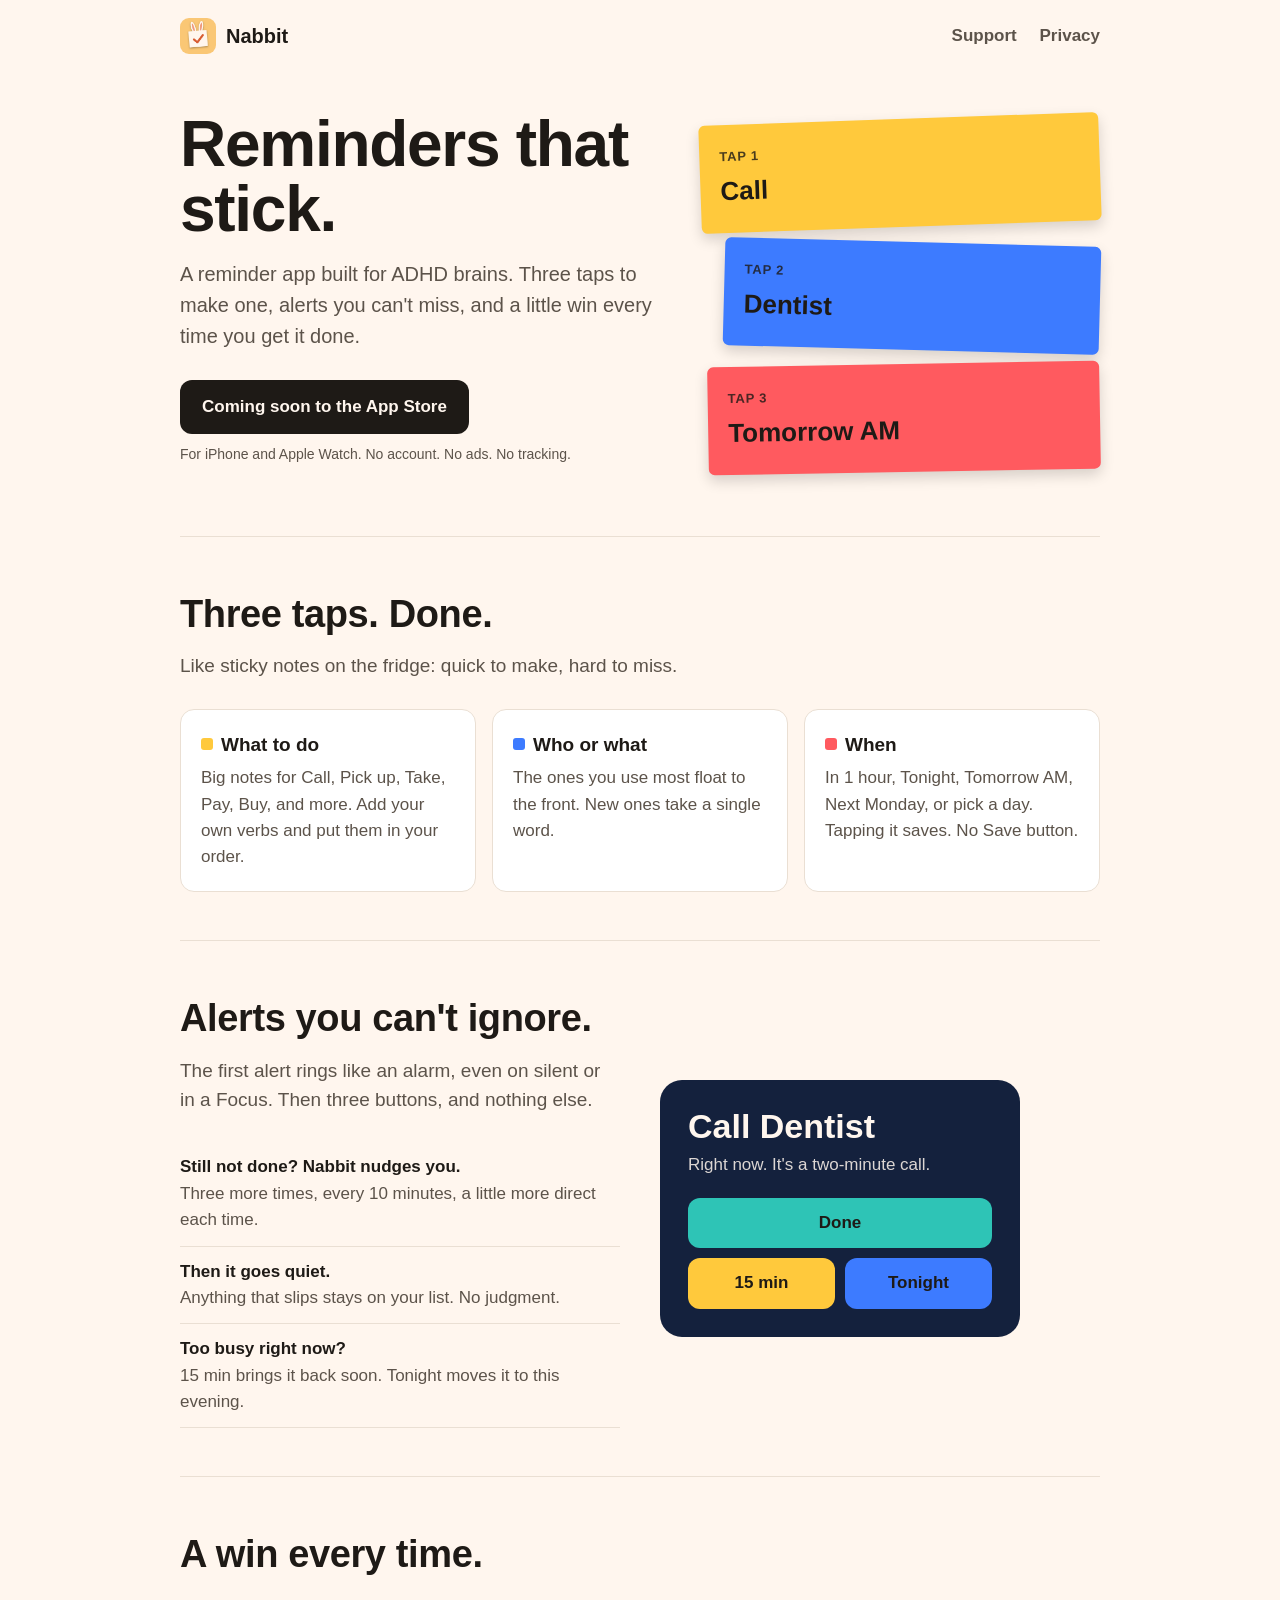
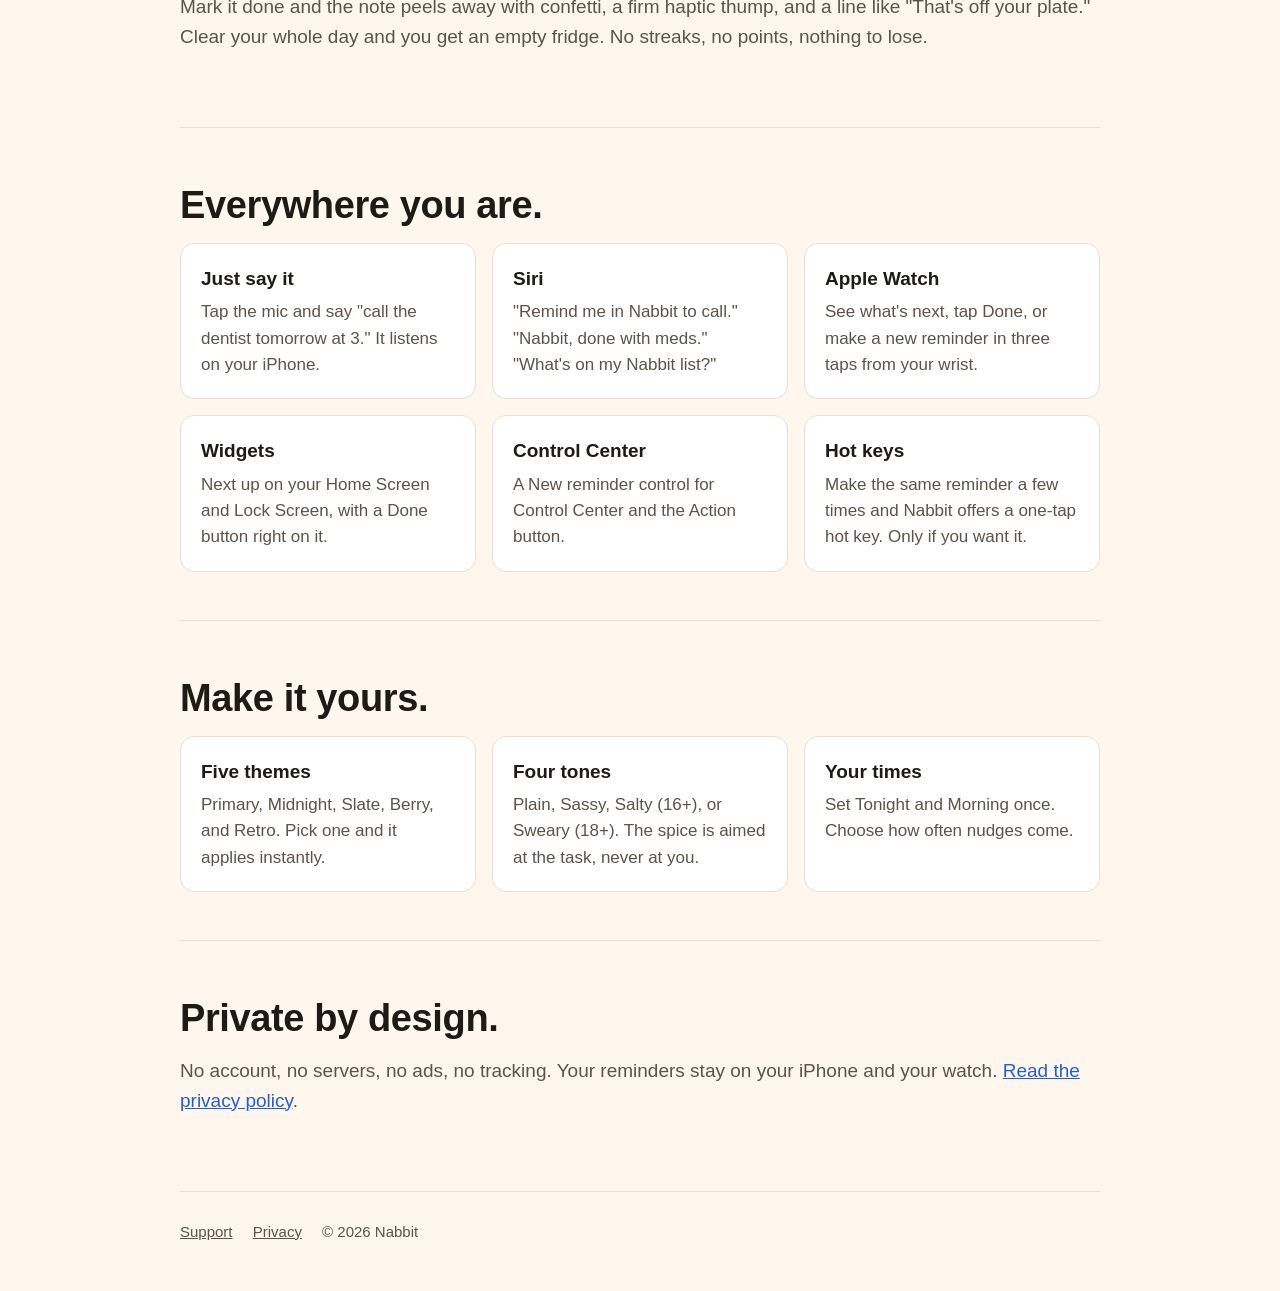
<file: docs/index.html>
<!doctype html>
<html lang="en">
<head>
  <meta charset="utf-8">
  <meta name="viewport" content="width=device-width, initial-scale=1">
  <title>Nabbit - Reminders That Stick</title>
  <meta name="description" content="Nabbit is a reminder app for ADHD brains. Three taps to make a reminder, alerts you can't miss, nudges that get more direct, and a little celebration every time you get it done.">
  <meta property="og:title" content="Nabbit - Reminders That Stick">
  <meta property="og:description" content="Three taps to remember anything. Big alerts, escalating nudges, and a win every time.">
  <meta property="og:image" content="assets/icon.png">
  <meta name="theme-color" content="#FFC93C">
  <link rel="icon" href="assets/icon.png">
  <link rel="apple-touch-icon" href="assets/apple-touch-icon.png">
  <link rel="stylesheet" href="style.css">
</head>
<body>
  <div class="wrap">
    <header class="top">
      <a class="brand" href="./"><img src="assets/icon.png" alt="">Nabbit</a>
      <nav>
        <a href="support.html">Support</a>
        <a href="privacy.html">Privacy</a>
      </nav>
    </header>

    <div class="hero">
      <div>
        <h1>Reminders that stick.</h1>
        <p class="lede">A reminder app built for ADHD brains. Three taps to make one, alerts
          you can't miss, and a little win every time you get it done.</p>
        <span class="badge">Coming soon to the App Store</span>
        <p class="small">For iPhone and Apple Watch. No account. No ads. No tracking.</p>
      </div>
      <div class="board" aria-label="The three taps: Call, Dentist, Tomorrow AM">
        <div class="note yellow"><small>Tap 1</small>Call</div>
        <div class="note blue"><small>Tap 2</small>Dentist</div>
        <div class="note coral"><small>Tap 3</small>Tomorrow AM</div>
      </div>
    </div>

    <section>
      <h2>Three taps. Done.</h2>
      <p class="sub">Like sticky notes on the fridge: quick to make, hard to miss.</p>
      <div class="grid">
        <div class="card">
          <h3><span class="dot" style="background:var(--yellow)"></span>What to do</h3>
          <p>Big notes for Call, Pick up, Take, Pay, Buy, and more. Add your own verbs and put them in your order.</p>
        </div>
        <div class="card">
          <h3><span class="dot" style="background:var(--blue)"></span>Who or what</h3>
          <p>The ones you use most float to the front. New ones take a single word.</p>
        </div>
        <div class="card">
          <h3><span class="dot" style="background:var(--coral)"></span>When</h3>
          <p>In 1 hour, Tonight, Tomorrow AM, Next Monday, or pick a day. Tapping it saves. No Save button.</p>
        </div>
      </div>
    </section>

    <section>
      <div class="split">
        <div>
          <h2>Alerts you can't ignore.</h2>
          <p class="sub">The first alert rings like an alarm, even on silent or in a Focus.
            Then three buttons, and nothing else.</p>
          <ul class="nudges">
            <li><b>Still not done? Nabbit nudges you.</b><span>Three more times, every 10 minutes, a little more direct each time.</span></li>
            <li><b>Then it goes quiet.</b><span>Anything that slips stays on your list. No judgment.</span></li>
            <li><b>Too busy right now?</b><span>15 min brings it back soon. Tonight moves it to this evening.</span></li>
          </ul>
        </div>
        <div class="alert" role="img" aria-label="A full-screen alert reading Call Dentist with Done, 15 min, and Tonight buttons">
          <p class="task">Call Dentist</p>
          <p class="line">Right now. It's a two-minute call.</p>
          <div class="buttons">
            <span style="background:var(--teal)">Done</span>
            <div class="row">
              <span style="background:var(--yellow)">15 min</span>
              <span style="background:var(--blue)">Tonight</span>
            </div>
          </div>
        </div>
      </div>
    </section>

    <section>
      <h2>A win every time.</h2>
      <p class="sub">Mark it done and the note peels away with confetti, a firm haptic thump,
        and a line like "That's off your plate." Clear your whole day and you get an empty fridge.
        No streaks, no points, nothing to lose.</p>
    </section>

    <section>
      <h2>Everywhere you are.</h2>
      <div class="grid">
        <div class="card">
          <h3>Just say it</h3>
          <p>Tap the mic and say "call the dentist tomorrow at 3." It listens on your iPhone.</p>
        </div>
        <div class="card">
          <h3>Siri</h3>
          <p>"Remind me in Nabbit to call." "Nabbit, done with meds." "What's on my Nabbit list?"</p>
        </div>
        <div class="card">
          <h3>Apple Watch</h3>
          <p>See what's next, tap Done, or make a new reminder in three taps from your wrist.</p>
        </div>
        <div class="card">
          <h3>Widgets</h3>
          <p>Next up on your Home Screen and Lock Screen, with a Done button right on it.</p>
        </div>
        <div class="card">
          <h3>Control Center</h3>
          <p>A New reminder control for Control Center and the Action button.</p>
        </div>
        <div class="card">
          <h3>Hot keys</h3>
          <p>Make the same reminder a few times and Nabbit offers a one-tap hot key. Only if you want it.</p>
        </div>
      </div>
    </section>

    <section>
      <h2>Make it yours.</h2>
      <div class="grid">
        <div class="card">
          <h3>Five themes</h3>
          <p>Primary, Midnight, Slate, Berry, and Retro. Pick one and it applies instantly.</p>
        </div>
        <div class="card">
          <h3>Four tones</h3>
          <p>Plain, Sassy, Salty (16+), or Sweary (18+). The spice is aimed at the task, never at you.</p>
        </div>
        <div class="card">
          <h3>Your times</h3>
          <p>Set Tonight and Morning once. Choose how often nudges come.</p>
        </div>
      </div>
    </section>

    <section>
      <h2>Private by design.</h2>
      <p class="sub">No account, no servers, no ads, no tracking. Your reminders stay on your
        iPhone and your watch. <a href="privacy.html">Read the privacy policy</a>.</p>
    </section>

    <footer>
      <a href="support.html">Support</a>
      <a href="privacy.html">Privacy</a>
      <span>© 2026 Nabbit</span>
    </footer>
  </div>
</body>
</html>
</file>
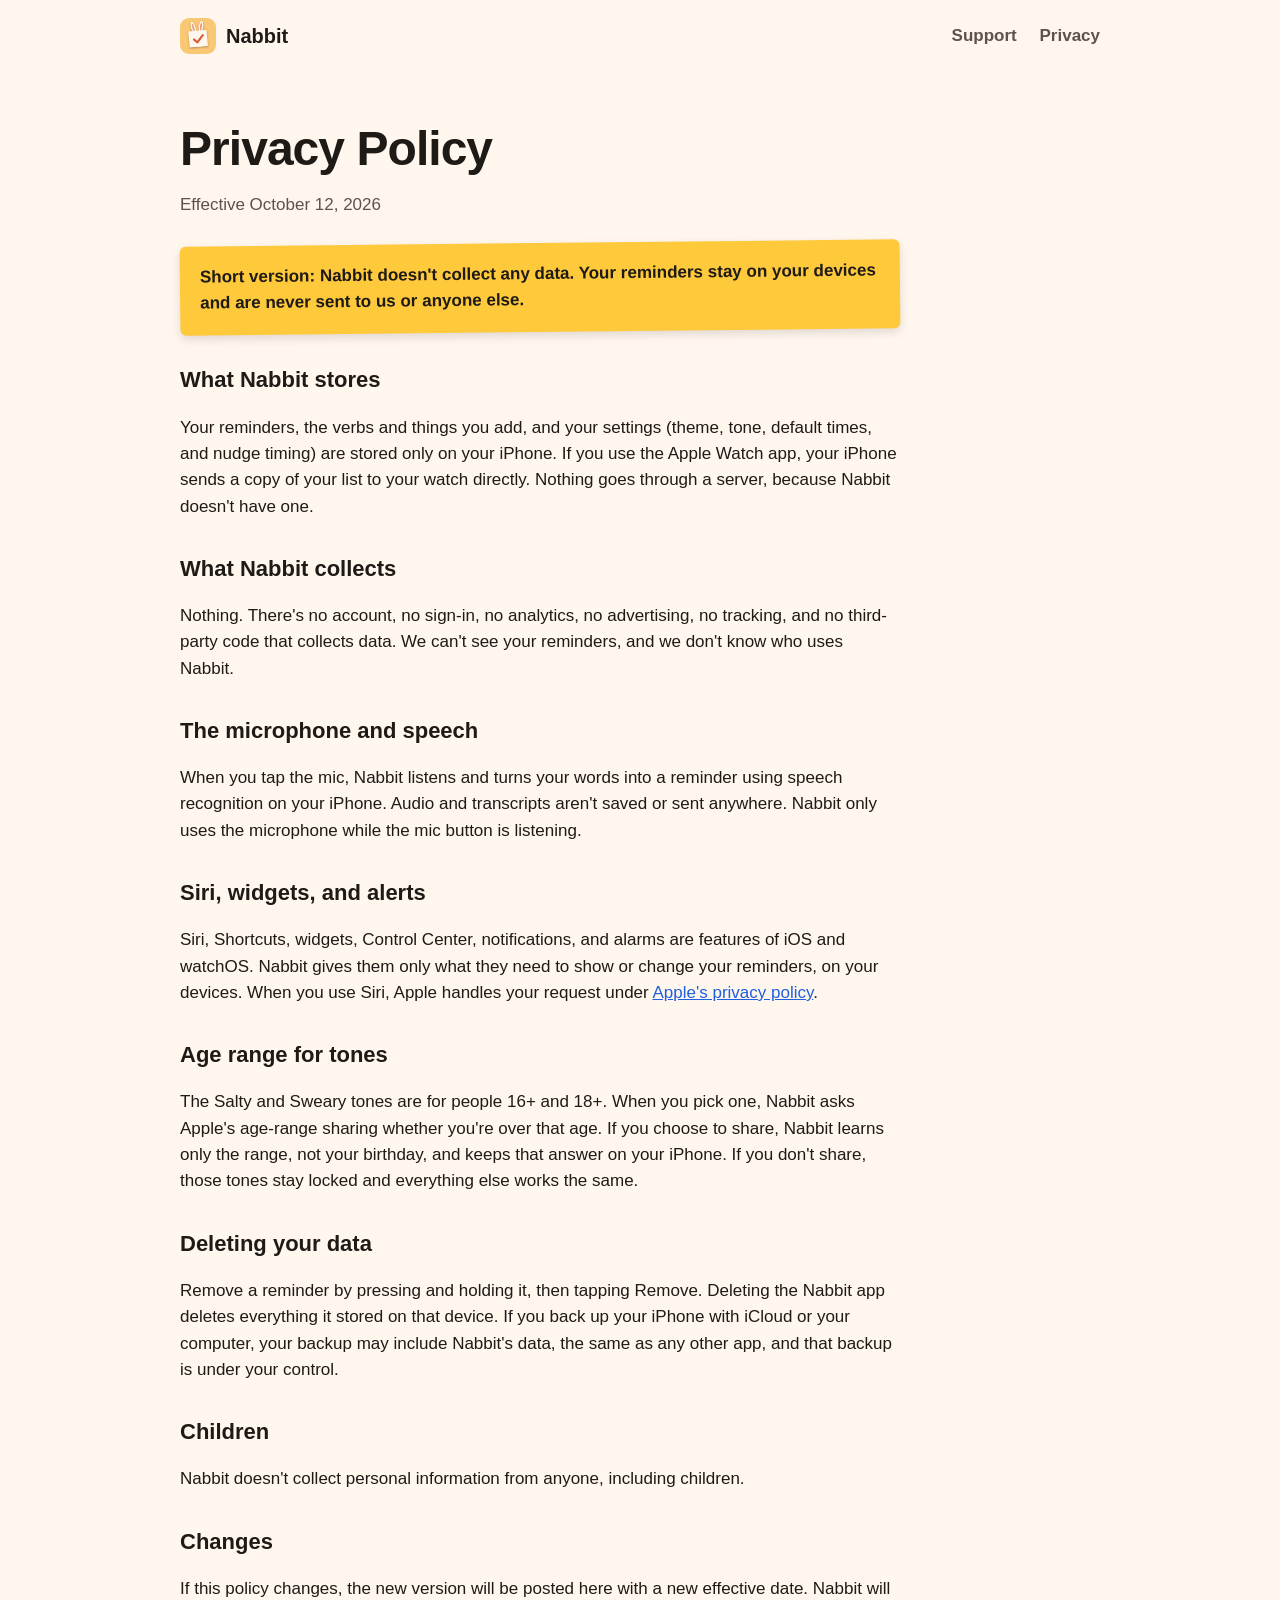
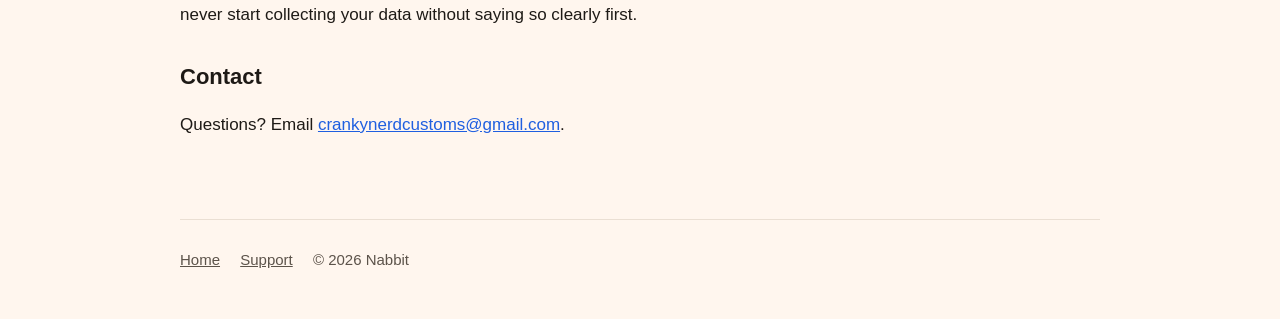
<file: docs/privacy.html>
<!doctype html>
<html lang="en">
<head>
  <meta charset="utf-8">
  <meta name="viewport" content="width=device-width, initial-scale=1">
  <title>Nabbit Privacy Policy</title>
  <meta name="description" content="Nabbit doesn't collect any data. Your reminders stay on your devices.">
  <meta name="theme-color" content="#FFC93C">
  <link rel="icon" href="assets/icon.png">
  <link rel="apple-touch-icon" href="assets/apple-touch-icon.png">
  <link rel="stylesheet" href="style.css">
</head>
<body>
  <div class="wrap">
    <header class="top">
      <a class="brand" href="./"><img src="assets/icon.png" alt="">Nabbit</a>
      <nav>
        <a href="support.html">Support</a>
        <a href="privacy.html">Privacy</a>
      </nav>
    </header>

    <main class="prose">
      <h1>Privacy Policy</h1>
      <p class="updated">Effective October 12, 2026</p>

      <p class="callout">Short version: Nabbit doesn't collect any data. Your reminders stay on
        your devices and are never sent to us or anyone else.</p>

      <h2>What Nabbit stores</h2>
      <p>Your reminders, the verbs and things you add, and your settings (theme, tone, default
        times, and nudge timing) are stored only on your iPhone. If you use the Apple Watch app,
        your iPhone sends a copy of your list to your watch directly. Nothing goes through a
        server, because Nabbit doesn't have one.</p>

      <h2>What Nabbit collects</h2>
      <p>Nothing. There's no account, no sign-in, no analytics, no advertising, no tracking, and
        no third-party code that collects data. We can't see your reminders, and we don't know who
        uses Nabbit.</p>

      <h2>The microphone and speech</h2>
      <p>When you tap the mic, Nabbit listens and turns your words into a reminder using speech
        recognition on your iPhone. Audio and transcripts aren't saved or sent anywhere. Nabbit
        only uses the microphone while the mic button is listening.</p>

      <h2>Siri, widgets, and alerts</h2>
      <p>Siri, Shortcuts, widgets, Control Center, notifications, and alarms are features of iOS
        and watchOS. Nabbit gives them only what they need to show or change your reminders, on
        your devices. When you use Siri, Apple handles your request under
        <a href="https://www.apple.com/legal/privacy/">Apple's privacy policy</a>.</p>

      <h2>Age range for tones</h2>
      <p>The Salty and Sweary tones are for people 16+ and 18+. When you pick one, Nabbit asks
        Apple's age-range sharing whether you're over that age. If you choose to share, Nabbit
        learns only the range, not your birthday, and keeps that answer on your iPhone. If you
        don't share, those tones stay locked and everything else works the same.</p>

      <h2>Deleting your data</h2>
      <p>Remove a reminder by pressing and holding it, then tapping Remove. Deleting the Nabbit
        app deletes everything it stored on that device. If you back up your iPhone with iCloud or
        your computer, your backup may include Nabbit's data, the same as any other app, and that
        backup is under your control.</p>

      <h2>Children</h2>
      <p>Nabbit doesn't collect personal information from anyone, including children.</p>

      <h2>Changes</h2>
      <p>If this policy changes, the new version will be posted here with a new effective date.
        Nabbit will never start collecting your data without saying so clearly first.</p>

      <h2>Contact</h2>
      <p>Questions? Email <a href="mailto:crankynerdcustoms@gmail.com">crankynerdcustoms@gmail.com</a>.</p>
    </main>

    <footer>
      <a href="./">Home</a>
      <a href="support.html">Support</a>
      <span>© 2026 Nabbit</span>
    </footer>
  </div>
</body>
</html>
</file>
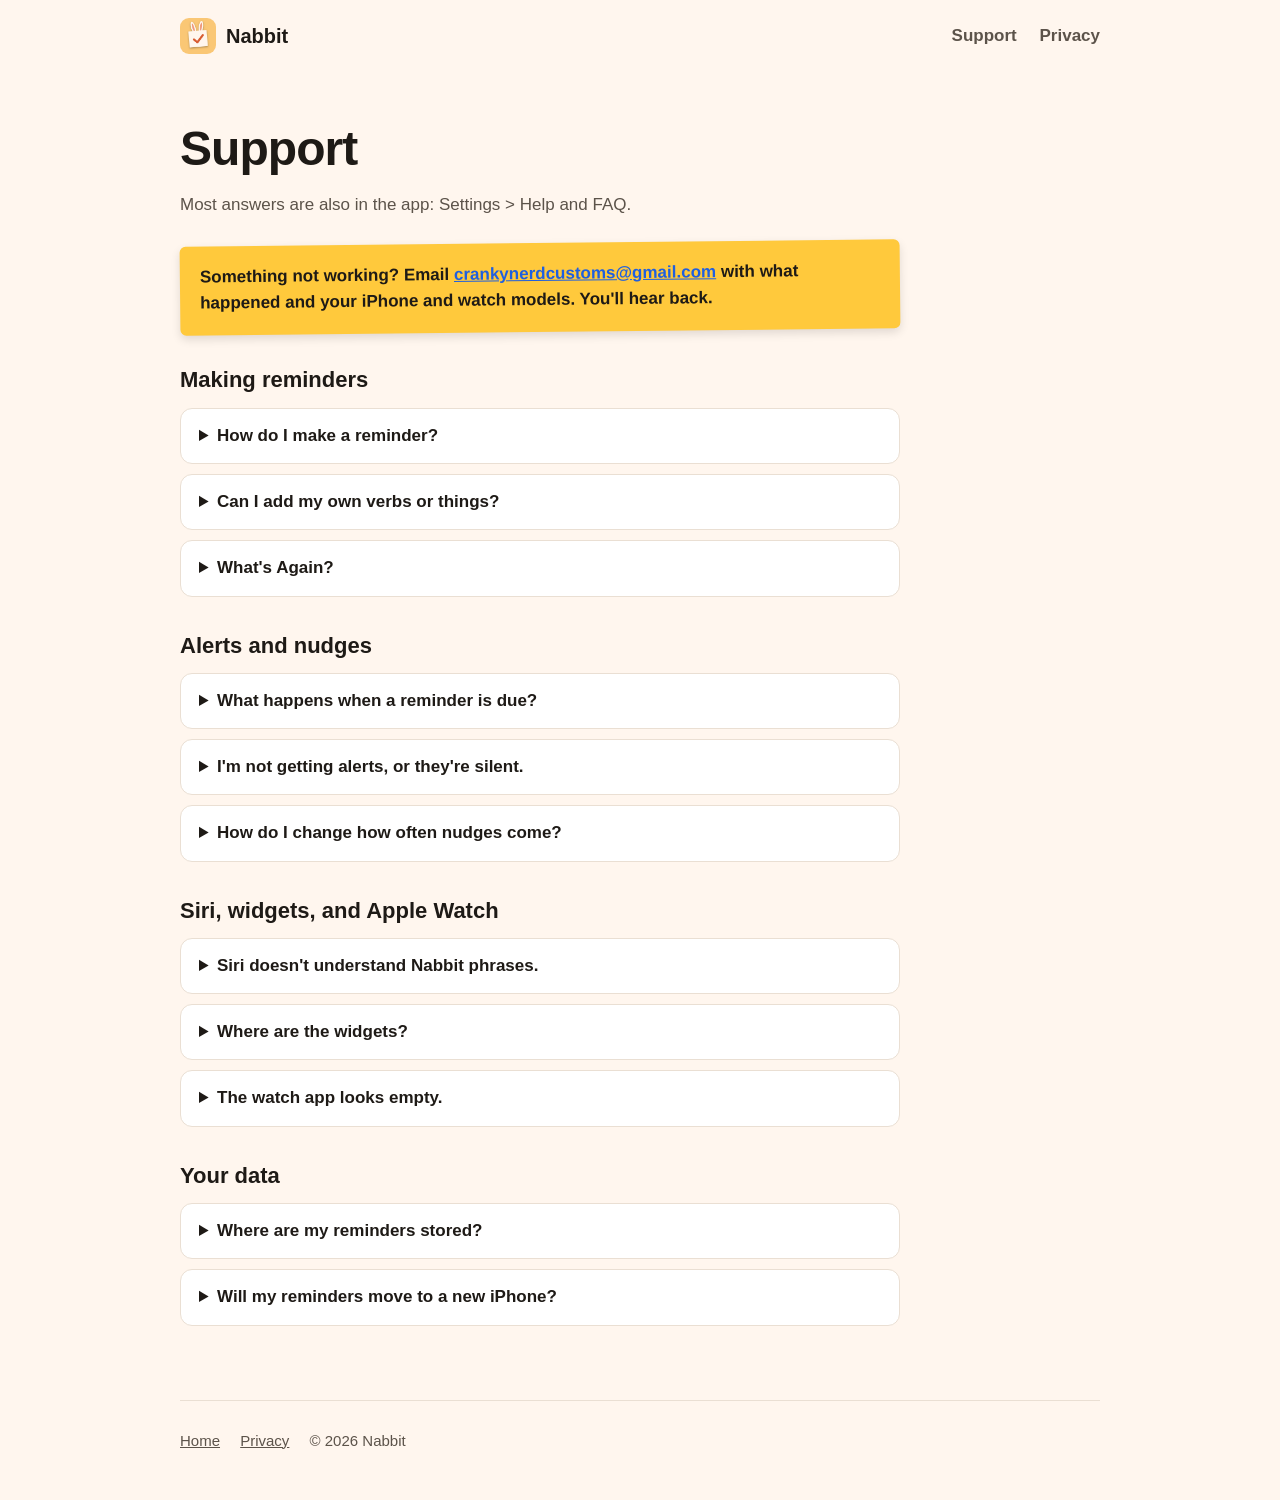
<file: docs/support.html>
<!doctype html>
<html lang="en">
<head>
  <meta charset="utf-8">
  <meta name="viewport" content="width=device-width, initial-scale=1">
  <title>Nabbit Support</title>
  <meta name="description" content="Help with Nabbit: making reminders, alerts and nudges, Siri, widgets, Apple Watch, and contact.">
  <meta name="theme-color" content="#FFC93C">
  <link rel="icon" href="assets/icon.png">
  <link rel="apple-touch-icon" href="assets/apple-touch-icon.png">
  <link rel="stylesheet" href="style.css">
</head>
<body>
  <div class="wrap">
    <header class="top">
      <a class="brand" href="./"><img src="assets/icon.png" alt="">Nabbit</a>
      <nav>
        <a href="support.html">Support</a>
        <a href="privacy.html">Privacy</a>
      </nav>
    </header>

    <main class="prose">
      <h1>Support</h1>
      <p class="updated">Most answers are also in the app: Settings &gt; Help and FAQ.</p>

      <p class="callout">Something not working? Email <a href="mailto:crankynerdcustoms@gmail.com">crankynerdcustoms@gmail.com</a>
        with what happened and your iPhone and watch models. You'll hear back.</p>

      <h2>Making reminders</h2>
      <details>
        <summary>How do I make a reminder?</summary>
        <p>Three taps: what to do, who or what, and when. Tapping the time saves it. Or tap the
          mic and say it: "call the dentist tomorrow at 3."</p>
      </details>
      <details>
        <summary>Can I add my own verbs or things?</summary>
        <p>Yes. Tap + New on the verb notes or the who-or-what notes. To hide, remove, or reorder
          verbs, use Settings &gt; Edit verbs, or press and hold a verb.</p>
      </details>
      <details>
        <summary>What's Again?</summary>
        <p>Hot keys for reminders you make a lot. After you make the same one three times, Nabbit
          offers a hot key once. Say yes and it's one tap from Home.</p>
      </details>

      <h2>Alerts and nudges</h2>
      <details>
        <summary>What happens when a reminder is due?</summary>
        <p>The first alert rings like an alarm. Stop just quiets it; Done marks it done. If it's
          not done, Nabbit nudges you three more times, then goes quiet, and the reminder stays on
          Home as slipped until you finish it or push it back.</p>
      </details>
      <details>
        <summary>I'm not getting alerts, or they're silent.</summary>
        <p>On your iPhone, open Settings &gt; Apps &gt; Nabbit and check that Notifications are
          allowed with Time Sensitive on, and that Alarms are allowed. Alarms ring even on silent and
          in a Focus; nudges follow your Focus unless Nabbit is allowed through it.</p>
      </details>
      <details>
        <summary>How do I change how often nudges come?</summary>
        <p>Settings &gt; Nudges, anywhere from every 5 to every 30 minutes.</p>
      </details>

      <h2>Siri, widgets, and Apple Watch</h2>
      <details>
        <summary>Siri doesn't understand Nabbit phrases.</summary>
        <p>Open the Shortcuts app, find Nabbit, and make sure its shortcuts are turned on. Then try
          "Remind me in Nabbit to call" or "What's on my Nabbit list?"</p>
      </details>
      <details>
        <summary>Where are the widgets?</summary>
        <p>Press and hold your Home Screen or Lock Screen, tap Edit, then Add Widget, and find
          Nabbit. The New reminder control is in Control Center's controls and can go on the Action
          button.</p>
      </details>
      <details>
        <summary>The watch app looks empty.</summary>
        <p>Your iPhone keeps the list. Open Nabbit on your iPhone once with your watch nearby, then
          open it on the watch. Changes on the watch reach your iPhone as soon as it's in range.</p>
      </details>

      <h2>Your data</h2>
      <details>
        <summary>Where are my reminders stored?</summary>
        <p>Only on your iPhone, with a copy on your watch if you use one. There's no account and no
          server. See the <a href="privacy.html">privacy policy</a>.</p>
      </details>
      <details>
        <summary>Will my reminders move to a new iPhone?</summary>
        <p>Yes, if you set up the new iPhone from an iCloud or computer backup of the old one.
          Deleting the app deletes its reminders.</p>
      </details>
    </main>

    <footer>
      <a href="./">Home</a>
      <a href="privacy.html">Privacy</a>
      <span>© 2026 Nabbit</span>
    </footer>
  </div>
</body>
</html>
</file>
<file: docs/style.css>
/* Nabbit site. Colors are the Primary theme; text is the app's warm ink and paper. */
:root {
  --yellow: #FFC93C;
  --blue: #3D7BFF;
  --coral: #FF5A5F;
  --navy: #14213D;
  --teal: #2EC4B6;
  --ink: #1E1A16;
  --paper: #FFF6EE;

  --bg: var(--paper);
  --text: var(--ink);
  --muted: #5C534A;
  --card: #FFFFFF;
  --line: #EADFD3;
  --link: #1F5FE0;
}

@media (prefers-color-scheme: dark) {
  :root {
    --bg: #17130F;
    --text: var(--paper);
    --muted: #C9BCAE;
    --card: #231D18;
    --line: #3A3129;
    --link: #8DB2FF;
  }
}

* { box-sizing: border-box; }

html { -webkit-text-size-adjust: 100%; }

body {
  margin: 0;
  background: var(--bg);
  color: var(--text);
  font: 17px/1.55 -apple-system, BlinkMacSystemFont, "SF Pro Text", "Segoe UI", Roboto, Helvetica, Arial, sans-serif;
}

a { color: var(--link); }

.wrap {
  max-width: 960px;
  margin: 0 auto;
  padding: 0 20px;
}

/* Header */
.top {
  display: flex;
  align-items: center;
  justify-content: space-between;
  gap: 16px;
  padding: 18px 0;
}
.brand {
  display: flex;
  align-items: center;
  gap: 10px;
  font-weight: 800;
  font-size: 20px;
  color: var(--text);
  text-decoration: none;
}
.brand img { width: 36px; height: 36px; border-radius: 9px; }
.top nav a {
  margin-left: 18px;
  color: var(--muted);
  text-decoration: none;
  font-weight: 600;
}
.top nav a:hover { color: var(--text); }

/* Hero */
.hero {
  display: grid;
  grid-template-columns: 1.2fr 1fr;
  gap: 40px;
  align-items: center;
  padding: 40px 0 56px;
}
.hero h1 {
  font-size: clamp(40px, 7vw, 64px);
  line-height: 1.02;
  letter-spacing: -0.02em;
  margin: 0 0 16px;
}
.hero p.lede {
  font-size: 20px;
  color: var(--muted);
  margin: 0 0 28px;
}
.badge {
  display: inline-block;
  padding: 14px 22px;
  border-radius: 12px;
  background: var(--ink);
  color: var(--paper);
  font-weight: 700;
  text-decoration: none;
}
@media (prefers-color-scheme: dark) {
  .badge { background: var(--paper); color: var(--ink); }
}
.small { font-size: 14px; color: var(--muted); margin-top: 10px; }

/* Sticky notes */
.board {
  position: relative;
  display: grid;
  gap: 14px;
}
.note {
  padding: 22px 20px;
  border-radius: 6px;
  font-weight: 800;
  font-size: 26px;
  box-shadow: 0 6px 14px rgba(0, 0, 0, 0.16);
}
.note small {
  display: block;
  font-size: 13px;
  font-weight: 700;
  letter-spacing: 0.06em;
  text-transform: uppercase;
  opacity: 0.8;
  margin-bottom: 4px;
}
.note.yellow { background: var(--yellow); color: var(--ink); transform: rotate(-2deg); }
.note.blue   { background: var(--blue);   color: var(--ink); transform: rotate(1.5deg); margin-left: 24px; }
.note.coral  { background: var(--coral);  color: var(--ink); transform: rotate(-1deg); margin-left: 8px; }

/* Sections */
section { padding: 48px 0; border-top: 1px solid var(--line); }
section h2 {
  font-size: clamp(28px, 4.5vw, 38px);
  letter-spacing: -0.01em;
  margin: 0 0 8px;
}
section p.sub { color: var(--muted); margin: 0 0 28px; font-size: 19px; }

.grid {
  display: grid;
  grid-template-columns: repeat(3, 1fr);
  gap: 16px;
}
.card {
  background: var(--card);
  border: 1px solid var(--line);
  border-radius: 14px;
  padding: 20px;
}
.card h3 { margin: 0 0 6px; font-size: 19px; }
.card p { margin: 0; color: var(--muted); }
.dot {
  display: inline-block;
  width: 12px; height: 12px;
  border-radius: 3px;
  margin-right: 8px;
  vertical-align: 1px;
}

/* Alert mock */
.alert {
  background: var(--navy);
  color: var(--paper);
  border-radius: 22px;
  padding: 28px;
  max-width: 360px;
}
.alert .task { font-size: 34px; font-weight: 800; line-height: 1.1; margin: 0 0 6px; }
.alert .line { opacity: 0.85; margin: 0 0 20px; }
.alert .buttons { display: grid; gap: 10px; }
.alert .buttons span {
  display: block;
  text-align: center;
  padding: 12px;
  border-radius: 12px;
  font-weight: 800;
  color: var(--ink);
}
.alert .row { display: grid; grid-template-columns: 1fr 1fr; gap: 10px; }
.split {
  display: grid;
  grid-template-columns: 1fr 1fr;
  gap: 40px;
  align-items: center;
}
.nudges { list-style: none; padding: 0; margin: 0; }
.nudges li {
  padding: 12px 0;
  border-bottom: 1px solid var(--line);
}
.nudges li b { display: block; }
.nudges li span { color: var(--muted); }

/* Prose pages (privacy, support) */
.prose { max-width: 720px; padding: 24px 0 64px; }
.prose h1 { font-size: clamp(34px, 6vw, 48px); margin: 16px 0 6px; letter-spacing: -0.02em; }
.prose h2 { font-size: 22px; margin: 32px 0 8px; }
.prose .updated { color: var(--muted); margin: 0 0 24px; }
.prose details {
  background: var(--card);
  border: 1px solid var(--line);
  border-radius: 12px;
  padding: 14px 18px;
  margin: 10px 0;
}
.prose summary { font-weight: 700; cursor: pointer; }
.prose details p { color: var(--muted); margin: 10px 0 0; }
.callout {
  background: var(--yellow);
  color: var(--ink);
  border-radius: 6px;
  padding: 18px 20px;
  font-weight: 700;
  transform: rotate(-0.6deg);
  box-shadow: 0 4px 10px rgba(0, 0, 0, 0.12);
}

/* Footer */
footer {
  border-top: 1px solid var(--line);
  padding: 28px 0 48px;
  color: var(--muted);
  font-size: 15px;
}
footer a { color: var(--muted); margin-right: 16px; }

@media (max-width: 760px) {
  .hero, .split { grid-template-columns: 1fr; gap: 28px; }
  .grid { grid-template-columns: 1fr; }
  .top nav a { margin-left: 12px; }
  .note.blue { margin-left: 12px; }
  .board { padding-right: 10px; }
}
</file>
